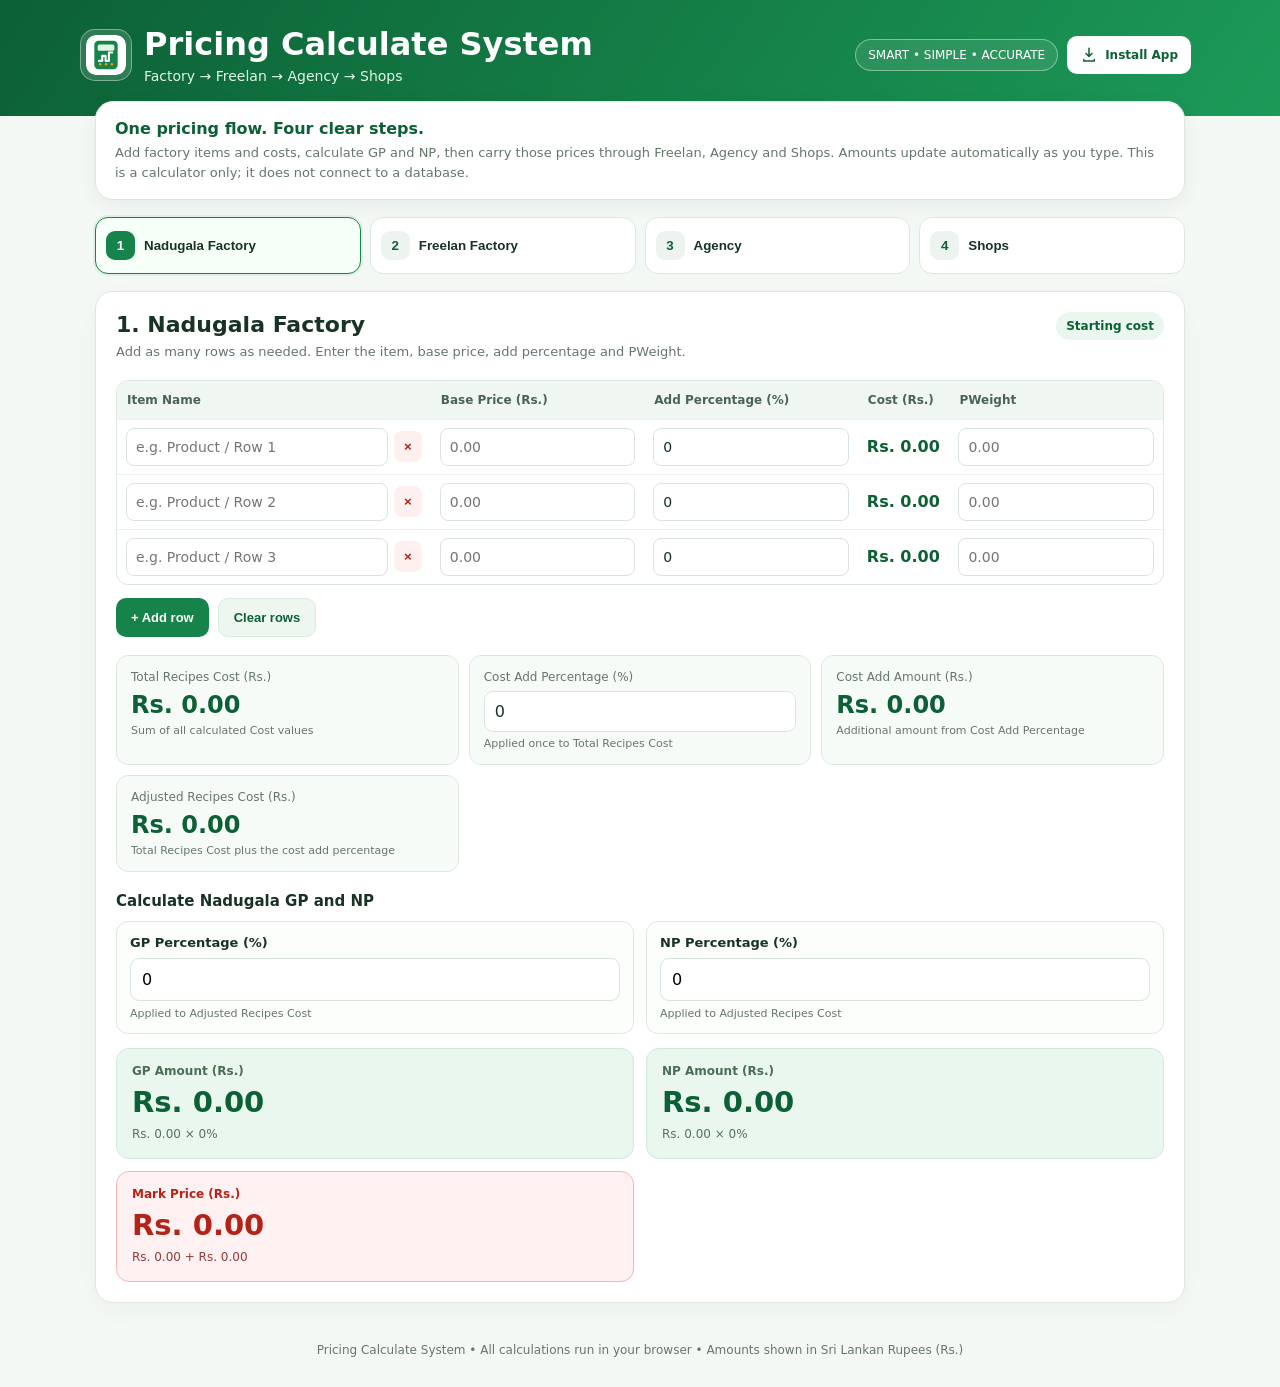
<file: index.html>
﻿<!DOCTYPE html>
<html lang="en">
<head>
<meta charset="UTF-8">
<meta name="viewport" content="width=device-width, initial-scale=1.0">
<title>Pricing Calculate System</title>
<meta name="theme-color" content="#0c6035">
<meta name="mobile-web-app-capable" content="yes">
<meta name="apple-mobile-web-app-capable" content="yes">
<meta name="apple-mobile-web-app-status-bar-style" content="default">
<meta name="apple-mobile-web-app-title" content="Pricing System">
<link rel="stylesheet" href="freelan_pricing_calculator.css">
<link rel="manifest" href="manifest.webmanifest">
<link rel="apple-touch-icon" href="icons/pricing-calculator-192.png">
</head>
<body>
<header><div class="header-inner"><div class="brand"><img class="logo" src="pricing_calculator_logo.svg" alt="Pricing Calculate System logo"><div><h1>Pricing Calculate System</h1><p>Factory → Freelan → Agency → Shops</p></div></div><div class="header-tools"><span class="tag">SMART • SIMPLE • ACCURATE</span><button class="install-button" id="installApp" type="button" aria-label="Install Pricing Calculate System"><svg class="install-icon" viewBox="0 0 24 24" aria-hidden="true"><path d="M12 3v11m0 0 4-4m-4 4-4-4M5 18v2h14v-2" fill="none" stroke="currentColor" stroke-width="2" stroke-linecap="round" stroke-linejoin="round"/></svg><span class="install-label">Install App</span></button><span class="install-status" id="installStatus" role="status" aria-live="polite"></span></div></div></header>
<main>
  <section class="intro"><strong>One pricing flow. Four clear steps.</strong><p>Add factory items and costs, calculate GP and NP, then carry those prices through Freelan, Agency and Shops. Amounts update automatically as you type. This is a calculator only; it does not connect to a database.</p></section>
  <nav class="tabs" aria-label="Pricing stages">
    <button class="tab active" data-tab="factory"><span class="num">1</span><span>Nadugala Factory</span></button>
    <button class="tab" data-tab="freelan"><span class="num">2</span><span>Freelan Factory</span></button>
    <button class="tab" data-tab="agency"><span class="num">3</span><span>Agency</span></button>
    <button class="tab" data-tab="shops"><span class="num">4</span><span>Shops</span></button>
  </nav>

  <section class="panel active" id="factory">
    <div class="panel-head"><div><h2>1. Nadugala Factory</h2><p>Add as many rows as needed. Enter the item, base price, add percentage and PWeight.</p></div><span class="pill">Starting cost</span></div>
    <div class="table-wrap"><table><thead><tr><th style="width:30%">Item Name</th><th>Base Price (Rs.)</th><th>Add Percentage (%)</th><th>Cost (Rs.)</th><th>PWeight</th></tr></thead><tbody id="items"></tbody></table></div>
    <div class="actions"><button class="btn btn-primary" id="addRow">+ Add row</button><button class="btn btn-light" id="clearRows">Clear rows</button></div>
    <div class="summary">
      <div class="metric"><div class="label">Total Recipes Cost (Rs.)</div><div class="value" id="factoryTotal">Rs. 0.00</div><small>Sum of all calculated Cost values</small></div>
      <div class="metric"><div class="label">Cost Add Percentage (%)</div><input id="costAddPercentage" type="number" min="0" step="0.01" value="0" aria-label="Cost Add Percentage (%)"><small>Applied once to Total Recipes Cost</small></div>
      <div class="metric"><div class="label">Cost Add Amount (Rs.)</div><div class="value" id="costAddAmount">Rs. 0.00</div><small>Additional amount from Cost Add Percentage</small></div>
      <div class="metric"><div class="label">Adjusted Recipes Cost (Rs.)</div><div class="value" id="adjustedRecipesCost">Rs. 0.00</div><small>Total Recipes Cost plus the cost add percentage</small></div>
    </div>
    <h3 class="section-title">Calculate Nadugala GP and NP</h3>
    <div class="fields">
      <div class="field"><label for="factoryGP">GP Percentage (%)</label><input id="factoryGP" type="number" min="0" step="0.01" value="0"><div class="hint">Applied to Adjusted Recipes Cost</div></div>
      <div class="field"><label for="factoryNP">NP Percentage (%)</label><input id="factoryNP" type="number" min="0" step="0.01" value="0"><div class="hint">Applied to Adjusted Recipes Cost</div></div>
    </div>
    <div class="calc-results">
      <div class="result"><div class="result-label">GP Amount (Rs.)</div><div class="result-price" id="factoryGPAmount">Rs. 0.00</div><div class="result-formula" id="factoryGPAmountFormula">Adjusted cost × 0%</div></div>
      <div class="result"><div class="result-label">NP Amount (Rs.)</div><div class="result-price" id="factoryNPAmount">Rs. 0.00</div><div class="result-formula" id="factoryNPAmountFormula">Adjusted cost × 0%</div></div>
      <div class="result result-mark-price"><div class="result-label">Mark Price (Rs.)</div><div class="result-price" id="factoryGPPrice">Rs. 0.00</div><div class="result-formula" id="factoryGPFormula">Adjusted cost + GP amount</div></div>
    </div>
  </section>

  <section class="panel" id="freelan">
    <div class="panel-head"><div><h2>2. Freelan Factory</h2><p>Uses Nadugala's Mark Price as the automatic Purchase Price for packet-cost and retail calculations.</p></div><span class="pill">Nadugala → Freelan</span></div>
    <div class="summary">
      <div class="metric"><div class="label">Nadugala GP received</div><div class="value" id="inFreelanGP">Rs. 0.00</div></div>
      <div class="metric"><div class="label">Nadugala NP received</div><div class="value" id="inFreelanNP">Rs. 0.00</div></div>
      <div class="metric"><div class="label">Price source</div><div class="value">Auto</div><small>Linked to Step 1</small></div>
    </div>
    <h3 class="section-title">Tea Packet Pricing</h3>
    <div class="fields">
      <div class="field"><label for="freelanPurchasePrice">Purchase Price (Rs.)</label><input id="freelanPurchasePrice" type="text" value="Rs. 0.00" readonly aria-readonly="true"><div class="hint">Automatically received from Nadugala Mark Price</div></div>
      <div class="field"><label for="freelanPacketWeight">Packet Weight (g)</label><input id="freelanPacketWeight" type="number" min="0.01" step="0.01" placeholder="100"><div class="hint">Must be greater than zero</div></div>
    </div>
    <div class="calc-results">
      <div class="result"><div class="result-label">Y Value: Purchase Price / Packet Weight</div><div class="result-price" id="teaPacketCost">Rs. 0.00</div><div class="result-formula">Rs. per gram</div></div>
    </div>
    <div class="fields">
      <div class="field"><label for="freelanAdditionalPercentage">Additional Percentage (%)</label><input id="freelanAdditionalPercentage" type="number" min="0" step="0.01" value="0"><div class="hint">Applied to Tea Packet Cost</div></div>
    </div>
    <div class="calc-results">
      <div class="result"><div class="result-label">X Value: Purchase Price × Additional Percentage</div><div class="result-price" id="teaPacketAdditionalAmount">Rs. 0.00</div><div class="result-formula">Purchase Price × Additional Percentage / 100</div></div>
      <div class="result result-retail-price"><div class="result-label">Retail Price (Rs.)</div><div class="result-price" id="freelanRetailPrice">Rs. 0.00</div><div class="result-formula">X Value + Y Value</div></div>
    </div>
  </section>

  <section class="panel" id="agency">
    <div class="panel-head"><div><h2>3. Agency</h2><p>Freelan's final GP and NP prices flow into this step automatically.</p></div><span class="pill">Freelan → Agency</span></div>
    <div class="summary">
      <div class="metric"><div class="label">Freelan GP received</div><div class="value" id="inAgencyGP">Rs. 0.00</div></div>
      <div class="metric"><div class="label">Freelan NP received</div><div class="value" id="inAgencyNP">Rs. 0.00</div></div>
      <div class="metric"><div class="label">Price source</div><div class="value">Auto</div><small>Linked to Step 2</small></div>
    </div>
    <h3 class="section-title">Add Agency percentages</h3>
    <div class="fields">
      <div class="field"><label for="agencyGP">Agency GP add-on (%)</label><input id="agencyGP" type="number" min="0" step="0.01" value="0"><div class="hint">Applied to Freelan GP price</div></div>
      <div class="field"><label for="agencyNP">Agency NP add-on (%)</label><input id="agencyNP" type="number" min="0" step="0.01" value="0"><div class="hint">Applied to Freelan NP price</div></div>
    </div>
    <div class="calc-results">
      <div class="result"><div class="result-label">Final Agency GP price</div><div class="result-price" id="agencyGPPrice">Rs. 0.00</div><div class="result-formula" id="agencyGPFormula">Incoming GP + 0% add-on</div></div>
      <div class="result"><div class="result-label">Final Agency NP price</div><div class="result-price" id="agencyNPPrice">Rs. 0.00</div><div class="result-formula" id="agencyNPFormula">Incoming NP + 0% add-on</div></div>
    </div>
  </section>

  <section class="panel" id="shops">
    <div class="panel-head"><div><h2>4. Shops</h2><p>Calculate each shop's own GP and NP prices using the Agency prices as the starting point.</p></div><span class="pill">Agency → Shops</span></div>
    <div class="summary">
      <div class="metric"><div class="label">Agency GP received</div><div class="value" id="inShopsGP">Rs. 0.00</div></div>
      <div class="metric"><div class="label">Agency NP received</div><div class="value" id="inShopsNP">Rs. 0.00</div></div>
      <div class="metric"><div class="label">Price source</div><div class="value">Auto</div><small>Linked to Step 3</small></div>
    </div>
    <h3 class="section-title">Add Shop percentages</h3>
    <div class="fields">
      <div class="field"><label for="shopsGP">Shop GP add-on (%)</label><input id="shopsGP" type="number" min="0" step="0.01" value="0"><div class="hint">Applied to Agency GP price</div></div>
      <div class="field"><label for="shopsNP">Shop NP add-on (%)</label><input id="shopsNP" type="number" min="0" step="0.01" value="0"><div class="hint">Applied to Agency NP price</div></div>
    </div>
    <div class="calc-results">
      <div class="result"><div class="result-label">Final Shop GP price</div><div class="result-price" id="shopsGPPrice">Rs. 0.00</div><div class="result-formula" id="shopsGPFormula">Incoming GP + 0% add-on</div></div>
      <div class="result"><div class="result-label">Final Shop NP price</div><div class="result-price" id="shopsNPPrice">Rs. 0.00</div><div class="result-formula" id="shopsNPFormula">Incoming NP + 0% add-on</div></div>
    </div>
    <div class="actions"><button class="btn btn-primary" onclick="window.print()">Print / Save as PDF</button><button class="btn btn-light" id="resetAll">Reset calculator</button></div>
    <div class="info">Tip: Use your browser's Print option and choose “Save as PDF” to keep a copy of the calculated prices.</div>
  </section>
</main>
<div class="footer">Pricing Calculate System • All calculations run in your browser • Amounts shown in Sri Lankan Rupees (Rs.)</div>
<script src="freelan_pricing_calculator.js"></script>
<script>
  if ('serviceWorker' in navigator) {
    window.addEventListener('load', () => {
      navigator.serviceWorker.register('./service-worker.js', { scope: './' });
    });
  }
</script>
</body>
</html>
</file>
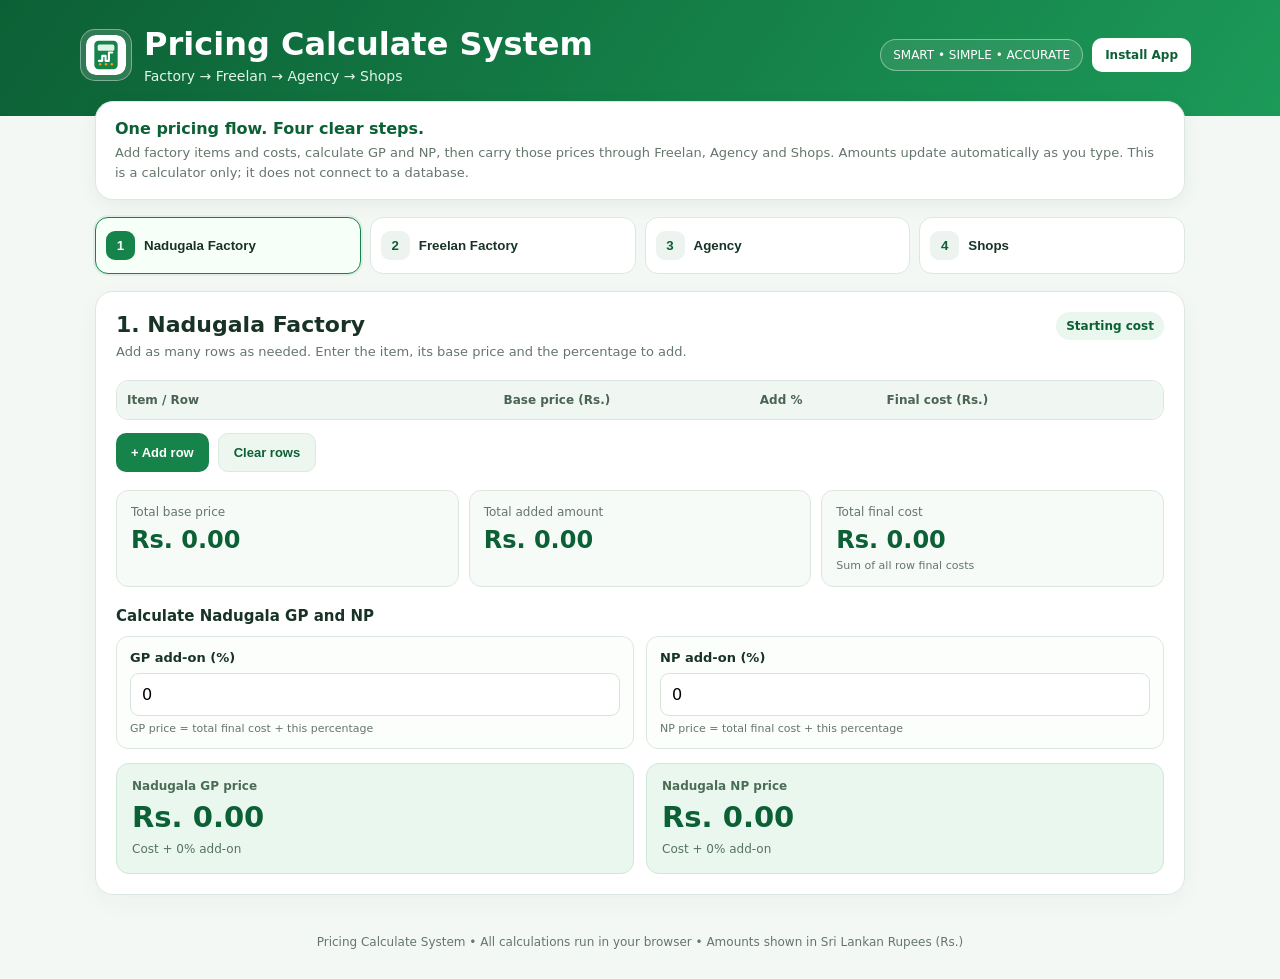
<file: freelan_pricing_calculator.html>
﻿<!DOCTYPE html>
<html lang="en">
<head>
<meta charset="UTF-8">
<meta name="viewport" content="width=device-width, initial-scale=1.0">
<title>Pricing Calculate System</title>
<meta name="theme-color" content="#0c6035">
<meta name="description" content="Calculate GP and NP prices across factory, Freelan, agency and shop stages.">
<link rel="manifest" href="manifest.webmanifest">
<link rel="icon" href="pricing_calculator_logo.svg" type="image/svg+xml">
<link rel="stylesheet" href="freelan_pricing_calculator.css">
</head>
<body>
<header><div class="header-inner"><div class="brand"><img class="logo" src="pricing_calculator_logo.svg" alt="Pricing Calculate System logo"><div><h1>Pricing Calculate System</h1><p>Factory → Freelan → Agency → Shops</p></div></div><div class="header-tools"><span class="tag">SMART • SIMPLE • ACCURATE</span><button class="install-button" id="installApp" type="button" hidden>Install App</button><span class="install-status" id="installStatus" role="status" aria-live="polite"></span></div></div></header>
<main>
  <section class="intro"><strong>One pricing flow. Four clear steps.</strong><p>Add factory items and costs, calculate GP and NP, then carry those prices through Freelan, Agency and Shops. Amounts update automatically as you type. This is a calculator only; it does not connect to a database.</p></section>
  <nav class="tabs" aria-label="Pricing stages">
    <button class="tab active" data-tab="factory"><span class="num">1</span><span>Nadugala Factory</span></button>
    <button class="tab" data-tab="freelan"><span class="num">2</span><span>Freelan Factory</span></button>
    <button class="tab" data-tab="agency"><span class="num">3</span><span>Agency</span></button>
    <button class="tab" data-tab="shops"><span class="num">4</span><span>Shops</span></button>
  </nav>

  <section class="panel active" id="factory">
    <div class="panel-head"><div><h2>1. Nadugala Factory</h2><p>Add as many rows as needed. Enter the item, its base price and the percentage to add.</p></div><span class="pill">Starting cost</span></div>
    <div class="table-wrap"><table><thead><tr><th style="width:36%">Item / Row</th><th>Base price (Rs.)</th><th>Add %</th><th>Final cost (Rs.)</th><th></th></tr></thead><tbody id="items"></tbody></table></div>
    <div class="actions"><button class="btn btn-primary" id="addRow">+ Add row</button><button class="btn btn-light" id="clearRows">Clear rows</button></div>
    <div class="summary">
      <div class="metric"><div class="label">Total base price</div><div class="value" id="baseTotal">Rs. 0.00</div></div>
      <div class="metric"><div class="label">Total added amount</div><div class="value" id="addedTotal">Rs. 0.00</div></div>
      <div class="metric"><div class="label">Total final cost</div><div class="value" id="factoryTotal">Rs. 0.00</div><small>Sum of all row final costs</small></div>
    </div>
    <h3 class="section-title">Calculate Nadugala GP and NP</h3>
    <div class="fields">
      <div class="field"><label for="factoryGP">GP add-on (%)</label><input id="factoryGP" type="number" min="0" step="0.01" value="0"><div class="hint">GP price = total final cost + this percentage</div></div>
      <div class="field"><label for="factoryNP">NP add-on (%)</label><input id="factoryNP" type="number" min="0" step="0.01" value="0"><div class="hint">NP price = total final cost + this percentage</div></div>
    </div>
    <div class="calc-results">
      <div class="result"><div class="result-label">Nadugala GP price</div><div class="result-price" id="factoryGPPrice">Rs. 0.00</div><div class="result-formula" id="factoryGPFormula">Cost + 0% add-on</div></div>
      <div class="result"><div class="result-label">Nadugala NP price</div><div class="result-price" id="factoryNPPrice">Rs. 0.00</div><div class="result-formula" id="factoryNPFormula">Cost + 0% add-on</div></div>
    </div>
  </section>

  <section class="panel" id="freelan">
    <div class="panel-head"><div><h2>2. Freelan Factory</h2><p>Uses Nadugala's calculated GP and NP prices as the starting prices.</p></div><span class="pill">Nadugala → Freelan</span></div>
    <div class="summary">
      <div class="metric"><div class="label">Nadugala GP received</div><div class="value" id="inFreelanGP">Rs. 0.00</div></div>
      <div class="metric"><div class="label">Nadugala NP received</div><div class="value" id="inFreelanNP">Rs. 0.00</div></div>
      <div class="metric"><div class="label">Price source</div><div class="value">Auto</div><small>Linked to Step 1</small></div>
    </div>
    <h3 class="section-title">Add Freelan percentages</h3>
    <div class="fields">
      <div class="field"><label for="freelanGP">Freelan GP add-on (%)</label><input id="freelanGP" type="number" min="0" step="0.01" value="0"><div class="hint">Applied to the incoming Nadugala GP price</div></div>
      <div class="field"><label for="freelanNP">Freelan NP add-on (%)</label><input id="freelanNP" type="number" min="0" step="0.01" value="0"><div class="hint">Applied to the incoming Nadugala NP price</div></div>
    </div>
    <div class="calc-results">
      <div class="result"><div class="result-label">Final Freelan GP price</div><div class="result-price" id="freelanGPPrice">Rs. 0.00</div><div class="result-formula" id="freelanGPFormula">Incoming GP + 0% add-on</div></div>
      <div class="result"><div class="result-label">Final Freelan NP price</div><div class="result-price" id="freelanNPPrice">Rs. 0.00</div><div class="result-formula" id="freelanNPFormula">Incoming NP + 0% add-on</div></div>
    </div>
  </section>

  <section class="panel" id="agency">
    <div class="panel-head"><div><h2>3. Agency</h2><p>Freelan's final GP and NP prices flow into this step automatically.</p></div><span class="pill">Freelan → Agency</span></div>
    <div class="summary">
      <div class="metric"><div class="label">Freelan GP received</div><div class="value" id="inAgencyGP">Rs. 0.00</div></div>
      <div class="metric"><div class="label">Freelan NP received</div><div class="value" id="inAgencyNP">Rs. 0.00</div></div>
      <div class="metric"><div class="label">Price source</div><div class="value">Auto</div><small>Linked to Step 2</small></div>
    </div>
    <h3 class="section-title">Add Agency percentages</h3>
    <div class="fields">
      <div class="field"><label for="agencyGP">Agency GP add-on (%)</label><input id="agencyGP" type="number" min="0" step="0.01" value="0"><div class="hint">Applied to Freelan GP price</div></div>
      <div class="field"><label for="agencyNP">Agency NP add-on (%)</label><input id="agencyNP" type="number" min="0" step="0.01" value="0"><div class="hint">Applied to Freelan NP price</div></div>
    </div>
    <div class="calc-results">
      <div class="result"><div class="result-label">Final Agency GP price</div><div class="result-price" id="agencyGPPrice">Rs. 0.00</div><div class="result-formula" id="agencyGPFormula">Incoming GP + 0% add-on</div></div>
      <div class="result"><div class="result-label">Final Agency NP price</div><div class="result-price" id="agencyNPPrice">Rs. 0.00</div><div class="result-formula" id="agencyNPFormula">Incoming NP + 0% add-on</div></div>
    </div>
  </section>

  <section class="panel" id="shops">
    <div class="panel-head"><div><h2>4. Shops</h2><p>Calculate each shop's own GP and NP prices using the Agency prices as the starting point.</p></div><span class="pill">Agency → Shops</span></div>
    <div class="summary">
      <div class="metric"><div class="label">Agency GP received</div><div class="value" id="inShopsGP">Rs. 0.00</div></div>
      <div class="metric"><div class="label">Agency NP received</div><div class="value" id="inShopsNP">Rs. 0.00</div></div>
      <div class="metric"><div class="label">Price source</div><div class="value">Auto</div><small>Linked to Step 3</small></div>
    </div>
    <h3 class="section-title">Add Shop percentages</h3>
    <div class="fields">
      <div class="field"><label for="shopsGP">Shop GP add-on (%)</label><input id="shopsGP" type="number" min="0" step="0.01" value="0"><div class="hint">Applied to Agency GP price</div></div>
      <div class="field"><label for="shopsNP">Shop NP add-on (%)</label><input id="shopsNP" type="number" min="0" step="0.01" value="0"><div class="hint">Applied to Agency NP price</div></div>
    </div>
    <div class="calc-results">
      <div class="result"><div class="result-label">Final Shop GP price</div><div class="result-price" id="shopsGPPrice">Rs. 0.00</div><div class="result-formula" id="shopsGPFormula">Incoming GP + 0% add-on</div></div>
      <div class="result"><div class="result-label">Final Shop NP price</div><div class="result-price" id="shopsNPPrice">Rs. 0.00</div><div class="result-formula" id="shopsNPFormula">Incoming NP + 0% add-on</div></div>
    </div>
    <div class="actions"><button class="btn btn-primary" onclick="window.print()">Print / Save as PDF</button><button class="btn btn-light" id="resetAll">Reset calculator</button></div>
    <div class="info">Tip: Use your browser's Print option and choose “Save as PDF” to keep a copy of the calculated prices.</div>
  </section>
</main>
<div class="footer">Pricing Calculate System • All calculations run in your browser • Amounts shown in Sri Lankan Rupees (Rs.)</div>
<script src="freelan_pricing_calculator.js"></script>
<script>
  if ('serviceWorker' in navigator) {
    window.addEventListener('load', () => {
      navigator.serviceWorker.register('./service-worker.js', { scope: './' });
    });
  }
</script>
</body>
</html>
</file>
<file: freelan_pricing_calculator.css>
:root{--green:#16834a;--green-dark:#0c6035;--mint:#eaf7ef;--line:#dce8df;--ink:#183326;--muted:#65766b;--white:#fff;--bg:#f4f8f5;--orange:#f59e0b}
*{box-sizing:border-box}body{margin:0;font-family:Inter,system-ui,-apple-system,Segoe UI,Roboto,Arial,sans-serif;background:var(--bg);color:var(--ink)}
header{background:linear-gradient(125deg,#0c6035,#1c9a58);color:white;padding:25px 18px 32px}
.header-inner{max-width:1120px;margin:auto;display:flex;align-items:center;justify-content:space-between;gap:15px}.header-tools{display:flex;align-items:center;justify-content:flex-end;gap:9px;flex-wrap:wrap}.install-button{display:inline-flex;align-items:center;gap:7px;border:1px solid #ffffff80;background:#fff;color:var(--green-dark);border-radius:10px;padding:9px 12px;font:inherit;font-size:12px;font-weight:800;cursor:pointer}.install-button:hover{background:#eaf7ef}.install-icon{width:18px;height:18px;flex:none}.install-status{font-size:11px;color:#e1f5e8;max-width:210px}
.brand{display:flex;align-items:center;gap:12px}.logo{width:52px;height:52px;border-radius:15px;background:#ffffff24;border:1px solid #ffffff60;padding:5px;object-fit:contain}
h1{font-size:clamp(22px,4vw,32px);margin:0 0 5px}header p{margin:0;color:#e1f5e8;font-size:14px}.tag{border:1px solid #ffffff66;background:#ffffff18;padding:8px 12px;border-radius:999px;font-size:12px;white-space:nowrap}
main{max-width:1120px;margin:-15px auto 40px;padding:0 15px}
.intro{background:white;border:1px solid var(--line);border-radius:18px;padding:17px 19px;margin-bottom:17px;box-shadow:0 5px 18px #153b2010}
.intro strong{color:var(--green-dark)}.intro p{margin:5px 0 0;color:var(--muted);font-size:13px;line-height:1.5}
.tabs{display:grid;grid-template-columns:repeat(4,1fr);gap:9px;margin-bottom:17px}
.tab{background:white;border:1px solid var(--line);border-radius:13px;padding:13px 10px;text-align:left;cursor:pointer;color:var(--ink);font-weight:750;display:flex;align-items:center;gap:9px}
.tab .num{display:grid;place-items:center;width:29px;height:29px;border-radius:9px;background:#edf3ef;color:var(--green-dark);flex-shrink:0}.tab.active{border-color:var(--green);box-shadow:0 0 0 2px #16834a15;background:#f7fff9}.tab.active .num{background:var(--green);color:white}
.panel{display:none;background:white;border:1px solid var(--line);border-radius:18px;padding:20px;box-shadow:0 7px 25px #153b2009}.panel.active{display:block}
.panel-head{display:flex;justify-content:space-between;align-items:flex-start;gap:15px;margin-bottom:18px}.panel-head h2{margin:0;font-size:22px}.panel-head p{margin:5px 0 0;color:var(--muted);font-size:13px;line-height:1.5}
.pill{background:var(--mint);color:var(--green-dark);padding:7px 10px;border-radius:999px;font-size:12px;font-weight:800;white-space:nowrap}
.table-wrap{overflow-x:auto;border:1px solid var(--line);border-radius:12px}table{border-collapse:collapse;width:100%;min-width:700px}th{background:#f0f7f2;color:#4a6353;text-align:left;font-size:12px;padding:12px 10px}td{padding:8px 9px;border-top:1px solid #edf1ee}td input{width:100%;min-width:75px;border:1px solid #d8e4db;border-radius:8px;padding:10px 9px;font:inherit;font-size:14px;color:var(--ink);outline:none;background:white}td input:focus,.field input:focus,.metric input:focus{border-color:var(--green);box-shadow:0 0 0 3px #16834a16}td .item-input{min-width:120px}.item-cell{display:flex;align-items:center;gap:6px}.item-cell .item-input{flex:1;min-width:0}.row-total{font-weight:800;color:var(--green-dark);white-space:nowrap}.remove{border:0;background:#fff0f0;color:#b42318;border-radius:8px;padding:8px 10px;cursor:pointer;font-weight:800}.input-invalid{border-color:#b42318!important;box-shadow:0 0 0 3px #b4231820!important}
.actions{display:flex;flex-wrap:wrap;gap:9px;margin:13px 0 18px}.btn{border:0;border-radius:10px;padding:11px 15px;font-weight:800;cursor:pointer;font-size:13px}.btn-primary{background:var(--green);color:white}.btn-primary:hover{background:var(--green-dark)}.btn-light{background:#edf6ef;color:var(--green-dark);border:1px solid #d9ebde}.btn-danger{background:#fff0f0;color:#a32222}
.summary{display:grid;grid-template-columns:repeat(3,minmax(0,1fr));gap:10px;margin:15px 0 20px}.metric{background:#f7fbf8;border:1px solid var(--line);padding:14px;border-radius:12px;min-width:0}.metric .label{font-size:12px;color:var(--muted);margin-bottom:7px}.metric .value{font-size:clamp(17px,2.5vw,24px);font-weight:850;color:var(--green-dark);overflow-wrap:anywhere}.metric input{width:100%;padding:10px;border:1px solid #d8e4db;border-radius:9px;font:inherit;color:var(--ink);outline:none;background:white}.metric small{display:block;color:var(--muted);font-size:11px;margin-top:5px}
.section-title{font-size:15px;margin:20px 0 11px}.fields{display:grid;grid-template-columns:repeat(2,minmax(0,1fr));gap:12px}.field{border:1px solid var(--line);background:#fcfefc;border-radius:12px;padding:13px}.field label{display:block;font-size:13px;font-weight:750;margin-bottom:8px}.field input{width:100%;padding:11px;border:1px solid #d8e4db;border-radius:9px;font:inherit;outline:none}.field input[readonly]{background:#f0f7f2;color:var(--green-dark);font-weight:800}.field .hint{font-size:11px;color:var(--muted);margin-top:6px}
.calc-results{display:grid;grid-template-columns:repeat(2,minmax(0,1fr));gap:12px;margin-top:14px}.result{border-radius:13px;background:var(--mint);border:1px solid #cfe8d7;padding:15px}.result .result-label{font-size:12px;color:#4b6d56;font-weight:700}.result .result-price{font-size:clamp(21px,3vw,29px);font-weight:900;color:var(--green-dark);margin:7px 0}.result .result-formula{font-size:12px;color:#557361;line-height:1.45}
.result-mark-price{background:#fff1f1;border-color:#f2b8b8}.result-mark-price .result-label,.result-mark-price .result-price{color:#b42318}.result-mark-price .result-formula{color:#8f3d3d}
.result-retail-price{background:#fff1f1;border-color:#f2b8b8}.result-retail-price .result-label,.result-retail-price .result-price{color:#b42318}.result-retail-price .result-formula{color:#8f3d3d}
.info{padding:12px 14px;background:#fff9e9;border:1px solid #f5e6b8;border-radius:10px;color:#76561b;font-size:12px;line-height:1.5;margin-top:16px}
.footer{max-width:1120px;margin:0 auto;padding:0 15px 30px;color:var(--muted);font-size:12px;text-align:center}
@media(max-width:680px){header{padding:20px 15px 29px}.tag{display:none}.header-tools{align-items:flex-end}.install-status{flex-basis:100%;text-align:right}.tabs{grid-template-columns:repeat(2,minmax(0,1fr));gap:8px}.tab{font-size:12px;padding:10px 8px}.panel{padding:15px}.panel-head{display:block}.panel-head .pill{display:inline-block;margin-top:10px}.summary{grid-template-columns:1fr 1fr}.summary .metric:last-child{grid-column:1/-1}.fields,.calc-results{grid-template-columns:1fr}.intro{padding:14px}.panel-head h2{font-size:20px}}
@media(max-width:370px){.summary{grid-template-columns:1fr}.summary .metric:last-child{grid-column:auto}.tab{gap:6px}.tab .num{width:25px;height:25px}}
</file>
